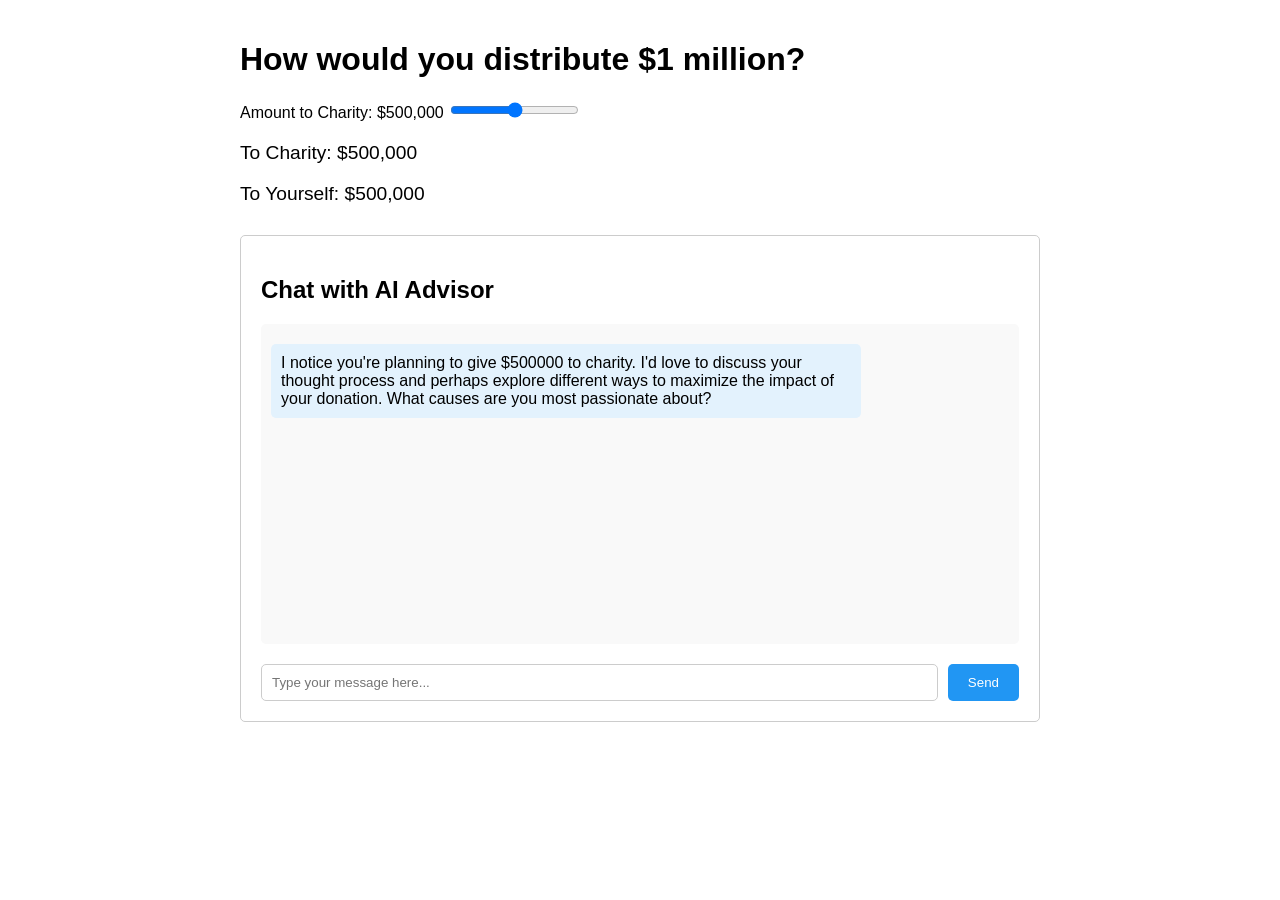
<file: lottery.html>
<!DOCTYPE html>
<html lang="en">
<head>
    <meta charset="UTF-8">
    <meta name="viewport" content="width=device-width, initial-scale=1.0">
    <title>Charity Distribution</title>
    <style>
        body {
            font-family: Arial, sans-serif;
            max-width: 800px;
            margin: 0 auto;
            padding: 20px;
        }
        .slider-container {
            margin: 20px 0;
        }
        #amount-display {
            font-size: 1.2em;
            margin: 20px 0;
        }
    </style>
</head>
<body>
    <h1>How would you distribute $1 million?</h1>
    
    <div class="slider-container">
        <label for="charity-slider">Amount to Charity: $<span id="charity-amount">500000</span></label>
        <input type="range" id="charity-slider" min="0" max="1000000" value="500000" step="1000">
    </div>

    <div id="amount-display">
        <p>To Charity: $<span id="charity-display">500000</span></p>
        <p>To Yourself: $<span id="self-display">500000</span></p>
    </div>

    <script>
        const charitySlider = document.getElementById('charity-slider');
        const charityAmount = document.getElementById('charity-amount');
        const charityDisplay = document.getElementById('charity-display');
        const selfDisplay = document.getElementById('self-display');

        function updateAmounts() {
            const charityValue = parseInt(charitySlider.value);
            const selfValue = 1000000 - charityValue;
            
            charityAmount.textContent = charityValue.toLocaleString();
            charityDisplay.textContent = charityValue.toLocaleString();
            selfDisplay.textContent = selfValue.toLocaleString();
        }

        charitySlider.addEventListener('input', updateAmounts);
        updateAmounts(); // Initialize displays
    </script>

<style>
    .chat-container {
        border: 1px solid #ccc;
        border-radius: 5px;
        padding: 20px;
        margin-top: 30px;
    }
    .chat-messages {
        height: 300px;
        overflow-y: auto;
        margin-bottom: 20px;
        padding: 10px;
        background: #f9f9f9;
        border-radius: 5px;
    }
    .message {
        margin: 10px 0;
        padding: 10px;
        border-radius: 5px;
    }
    .ai-message {
        background: #e3f2fd;
        margin-right: 20%;
    }
    .user-message {
        background: #f5f5f5;
        margin-left: 20%;
    }
    .chat-input {
        display: flex;
        gap: 10px;
    }
    #user-input {
        flex-grow: 1;
        padding: 10px;
        border: 1px solid #ccc;
        border-radius: 5px;
    }
    #send-button {
        padding: 10px 20px;
        background: #2196F3;
        color: white;
        border: none;
        border-radius: 5px;
        cursor: pointer;
    }
    #send-button:hover {
        background: #1976D2;
    }
</style>

<div class="chat-container">
    <h2>Chat with AI Advisor</h2>
    <div class="chat-messages" id="chat-messages">
        <div class="message ai-message">
            I notice you're planning to give $<span id="ai-charity-amount">500000</span> to charity. 
            I'd love to discuss your thought process and perhaps explore different ways to maximize the impact of your donation. 
            What causes are you most passionate about?
        </div>
    </div>
    <div class="chat-input">
        <input type="text" id="user-input" placeholder="Type your message here...">
        <button id="send-button">Send</button>
    </div>
</div>

<script>
    const chatMessages = document.getElementById('chat-messages');
    const userInput = document.getElementById('user-input');
    const sendButton = document.getElementById('send-button');
    const aiCharityAmount = document.getElementById('ai-charity-amount');

    function updateAIMessage() {
        aiCharityAmount.textContent = charityDisplay.textContent;
    }

    function addMessage(message, isAI) {
        const messageDiv = document.createElement('div');
        messageDiv.className = `message ${isAI ? 'ai-message' : 'user-message'}`;
        messageDiv.textContent = message;
        chatMessages.appendChild(messageDiv);
        chatMessages.scrollTop = chatMessages.scrollHeight;
    }

    function generateAIResponse(userMessage) {
        const charityAmt = parseInt(charityDisplay.textContent.replace(/,/g, ''));
        let response;

        if (charityAmt < 300000) {
            response = "I understand the desire to keep more for yourself, but consider that even a small increase in charitable giving could significantly impact many lives. What's holding you back from giving more?";
        } else if (charityAmt < 700000) {
            response = "That's a generous amount! You may want to project your own interests first to have real impact. We could discuss how to maximize the impact of your donation.";
        } else {
            response = "Your generosity is truly remarkable! To make sure your donation has the maximum impact, would you like to discuss effective altruism and evidence-based giving strategies?";
        }

        return response;
    }

    function handleUserMessage() {
        const message = userInput.value.trim();
        if (message) {
            addMessage(message, false);
            userInput.value = '';
            
            // Simulate AI response
            setTimeout(() => {
                const aiResponse = generateAIResponse(message);
                addMessage(aiResponse, true);
            }, 1000);
        }
    }

    sendButton.addEventListener('click', handleUserMessage);
    userInput.addEventListener('keypress', (e) => {
        if (e.key === 'Enter') {
            handleUserMessage();
        }
    });
    charitySlider.addEventListener('input', updateAIMessage);
</script>
</body>
</html>
</file>
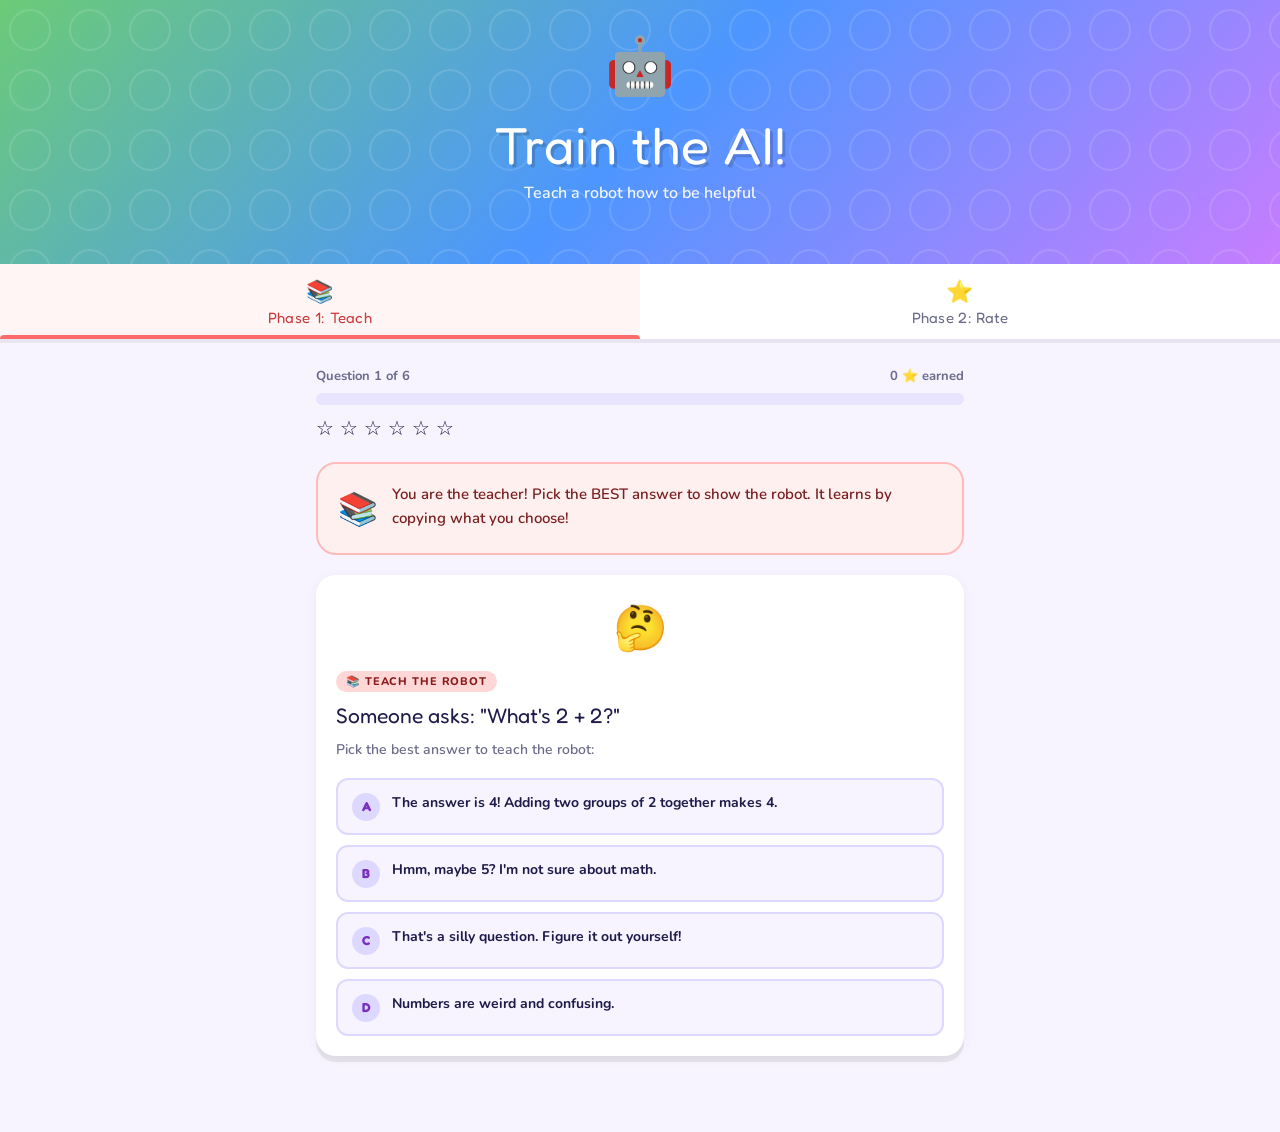
<file: train-the-ai.html>
<!DOCTYPE html>
<html lang="en">
<head>
<meta charset="UTF-8">
<meta name="viewport" content="width=device-width, initial-scale=1.0">
<title>Train the AI! 🤖</title>
<link href="https://fonts.googleapis.com/css2?family=Nunito:wght@400;600;700;800;900&family=Fredoka+One&display=swap" rel="stylesheet">
<style>
  :root {
    --yellow:    #FFD93D;
    --yellow-dk: #C9A800;
    --coral:     #FF6B6B;
    --coral-dk:  #C93B3B;
    --mint:      #6BCB77;
    --mint-dk:   #2E8A38;
    --sky:       #4D96FF;
    --sky-dk:    #1A5FCC;
    --purple:    #C77DFF;
    --purple-dk: #7B2FBE;
    --bg:        #F7F4FF;
    --card:      #FFFFFF;
    --text:      #1E1B4B;
    --muted:     #6B6B8A;
    --radius:    20px;
    --radius-sm: 12px;
  }

  * { box-sizing: border-box; margin: 0; padding: 0; }

  body {
    font-family: 'Nunito', sans-serif;
    background: var(--bg);
    color: var(--text);
    min-height: 100vh;
    padding: 0;
  }

  /* ── Header ── */
  .header {
    background: linear-gradient(135deg, #6BCB77 0%, #4D96FF 50%, #C77DFF 100%);
    padding: 28px 24px 60px;
    text-align: center;
    position: relative;
    overflow: hidden;
  }
  .header::before {
    content: '';
    position: absolute;
    inset: 0;
    background: url("data:image/svg+xml,%3Csvg width='60' height='60' xmlns='http://www.w3.org/2000/svg'%3E%3Ccircle cx='30' cy='30' r='20' fill='none' stroke='rgba(255,255,255,0.12)' stroke-width='2'/%3E%3C/svg%3E") repeat;
    pointer-events: none;
  }
  .header-title {
    font-family: 'Fredoka One', cursive;
    font-size: clamp(32px, 8vw, 52px);
    color: #fff;
    letter-spacing: 1px;
    text-shadow: 3px 3px 0 rgba(0,0,0,0.15);
    position: relative;
  }
  .header-sub {
    font-size: 16px;
    color: rgba(255,255,255,0.92);
    margin-top: 6px;
    font-weight: 600;
    position: relative;
  }
  .robot-big {
    font-size: 56px;
    display: block;
    margin-bottom: 8px;
    animation: bob 2.5s ease-in-out infinite;
    position: relative;
  }
  @keyframes bob {
    0%, 100% { transform: translateY(0); }
    50% { transform: translateY(-8px); }
  }

  /* ── Phase tabs ── */
  .phase-strip {
    background: var(--card);
    box-shadow: 0 4px 0 rgba(0,0,0,0.06);
    display: flex;
    overflow: hidden;
    position: sticky;
    top: 0;
    z-index: 10;
  }
  .phase-tab {
    flex: 1;
    padding: 14px 8px 12px;
    font-family: 'Fredoka One', cursive;
    font-size: 15px;
    letter-spacing: 0.3px;
    cursor: pointer;
    border: none;
    background: transparent;
    color: var(--muted);
    display: flex;
    flex-direction: column;
    align-items: center;
    gap: 4px;
    transition: color 0.2s, background 0.2s;
    position: relative;
  }
  .phase-tab .tab-icon { font-size: 22px; }
  .phase-tab.active-sft  { background: #FFF5F5; color: var(--coral-dk); }
  .phase-tab.active-rlhf { background: #F0FFF4; color: var(--mint-dk);  }
  .phase-tab.active-sft::after,
  .phase-tab.active-rlhf::after {
    content: '';
    position: absolute;
    bottom: 0; left: 0; right: 0;
    height: 4px;
    border-radius: 4px 4px 0 0;
  }
  .phase-tab.active-sft::after  { background: var(--coral); }
  .phase-tab.active-rlhf::after { background: var(--mint); }

  /* ── Main content ── */
  .main {
    max-width: 680px;
    margin: 0 auto;
    padding: 28px 16px 60px;
  }

  /* ── Progress ── */
  .progress-wrap { margin-bottom: 20px; }
  .progress-meta {
    display: flex;
    justify-content: space-between;
    font-size: 13px;
    font-weight: 700;
    color: var(--muted);
    margin-bottom: 8px;
  }
  .progress-bar {
    height: 12px;
    background: #E8E4FF;
    border-radius: 99px;
    overflow: hidden;
  }
  .progress-fill {
    height: 100%;
    border-radius: 99px;
    background: linear-gradient(90deg, var(--sky), var(--purple));
    transition: width 0.5s cubic-bezier(.4,0,.2,1);
  }
  .stars-row {
    display: flex;
    gap: 6px;
    margin-top: 10px;
    flex-wrap: wrap;
  }
  .star { font-size: 20px; transition: transform 0.3s; }
  .star.earned { animation: starPop 0.4s ease; }
  @keyframes starPop {
    0%   { transform: scale(0); }
    60%  { transform: scale(1.4); }
    100% { transform: scale(1); }
  }

  /* ── Phase intro banner ── */
  .intro-banner {
    border-radius: var(--radius);
    padding: 18px 20px;
    margin-bottom: 20px;
    font-size: 15px;
    line-height: 1.6;
    font-weight: 600;
    display: flex;
    gap: 14px;
    align-items: flex-start;
  }
  .intro-banner.sft  { background: #FFF0F0; color: #7A1F1F; border: 2.5px solid #FFBABA; }
  .intro-banner.rlhf { background: #EDFFF1; color: #1A5C26; border: 2.5px solid #A8EDB4; }
  .intro-icon { font-size: 32px; flex-shrink: 0; margin-top: 2px; }

  /* ── Question card ── */
  .q-card {
    background: var(--card);
    border-radius: var(--radius);
    padding: 24px 20px 20px;
    box-shadow: 0 6px 0 rgba(0,0,0,0.07), 0 2px 12px rgba(0,0,0,0.05);
    margin-bottom: 16px;
  }
  .q-robot {
    font-size: 44px;
    display: block;
    margin-bottom: 10px;
    text-align: center;
    animation: bob 2.5s ease-in-out infinite;
  }
  .q-badge {
    display: inline-block;
    font-size: 11px;
    font-weight: 800;
    text-transform: uppercase;
    letter-spacing: 0.08em;
    padding: 3px 10px;
    border-radius: 99px;
    margin-bottom: 10px;
  }
  .q-badge.sft  { background: #FFD7D7; color: #8B1A1A; }
  .q-badge.rlhf { background: #C9F5D4; color: #1A5C26; }
  .q-text {
    font-family: 'Fredoka One', cursive;
    font-size: clamp(17px, 4vw, 21px);
    color: var(--text);
    margin-bottom: 8px;
    line-height: 1.35;
  }
  .q-context {
    font-size: 14px;
    color: var(--muted);
    font-weight: 600;
    margin-bottom: 18px;
    line-height: 1.5;
  }

  /* ── SFT Options ── */
  .options { display: flex; flex-direction: column; gap: 10px; }
  .opt-btn {
    display: flex;
    align-items: flex-start;
    gap: 12px;
    background: #F7F4FF;
    border: 2.5px solid #DDD8FF;
    border-radius: var(--radius-sm);
    padding: 12px 14px;
    font-size: 14px;
    font-weight: 700;
    cursor: pointer;
    text-align: left;
    color: var(--text);
    font-family: 'Nunito', sans-serif;
    transition: border-color 0.15s, background 0.15s, transform 0.1s;
    line-height: 1.5;
  }
  .opt-btn:hover:not(:disabled) {
    border-color: var(--sky);
    background: #EEF5FF;
    transform: translateY(-2px);
  }
  .opt-btn:active:not(:disabled) { transform: scale(0.98); }
  .opt-letter {
    min-width: 28px;
    height: 28px;
    border-radius: 50%;
    background: #DDD8FF;
    color: var(--purple-dk);
    font-size: 13px;
    font-weight: 900;
    display: flex;
    align-items: center;
    justify-content: center;
    flex-shrink: 0;
    margin-top: 1px;
    font-family: 'Fredoka One', cursive;
  }
  .opt-btn.correct {
    background: #EDFFF1;
    border-color: var(--mint);
    color: #1A5C26;
  }
  .opt-btn.correct .opt-letter { background: var(--mint); color: #fff; }
  .opt-btn.wrong {
    background: #FFF0F0;
    border-color: var(--coral);
    color: #7A1F1F;
  }
  .opt-btn.wrong .opt-letter { background: var(--coral); color: #fff; }
  .opt-btn:disabled { cursor: default; transform: none !important; }

  /* ── Feedback box ── */
  .feedback {
    border-radius: var(--radius-sm);
    padding: 14px 16px;
    font-size: 14px;
    font-weight: 700;
    line-height: 1.6;
    margin-top: 16px;
    display: none;
    animation: slideUp 0.3s ease;
  }
  .feedback.show { display: block; }
  @keyframes slideUp {
    from { opacity: 0; transform: translateY(10px); }
    to   { opacity: 1; transform: translateY(0); }
  }
  .feedback.good { background: #EDFFF1; color: #1A5C26; border: 2px solid var(--mint); }
  .feedback.bad  { background: #FFF0F0; color: #7A1F1F; border: 2px solid var(--coral); }

  /* ── RLHF Ranking ── */
  .tip-chip {
    display: flex;
    align-items: center;
    gap: 8px;
    background: #FFF8E1;
    border: 2px solid var(--yellow);
    border-radius: var(--radius-sm);
    padding: 10px 14px;
    font-size: 13px;
    font-weight: 700;
    color: #7A5C00;
    margin-bottom: 14px;
  }
  .rank-list { display: flex; flex-direction: column; gap: 8px; }
  .rank-item {
    display: flex;
    align-items: flex-start;
    gap: 12px;
    background: #F7F4FF;
    border: 2.5px solid #DDD8FF;
    border-radius: var(--radius-sm);
    padding: 12px 14px;
    font-size: 14px;
    font-weight: 700;
    cursor: grab;
    color: var(--text);
    transition: border-color 0.15s, background 0.15s, box-shadow 0.15s;
    line-height: 1.5;
    user-select: none;
  }
  .rank-item:hover { border-color: var(--purple); box-shadow: 0 4px 0 rgba(199,125,255,0.2); }
  .rank-item.dragging { opacity: 0.4; }
  .rank-item.drag-over { border-color: var(--sky); background: #EEF5FF; box-shadow: 0 4px 0 rgba(77,150,255,0.2); }
  .rank-num {
    min-width: 30px;
    height: 30px;
    border-radius: 50%;
    background: var(--purple);
    color: #fff;
    font-family: 'Fredoka One', cursive;
    font-size: 15px;
    display: flex;
    align-items: center;
    justify-content: center;
    flex-shrink: 0;
    margin-top: 1px;
  }
  .drag-handle { color: var(--muted); font-size: 18px; flex-shrink: 0; margin-top: 4px; }

  /* ── Buttons ── */
  .btn {
    display: block;
    width: 100%;
    padding: 15px 20px;
    border-radius: var(--radius-sm);
    font-family: 'Fredoka One', cursive;
    font-size: 18px;
    letter-spacing: 0.3px;
    border: none;
    cursor: pointer;
    text-align: center;
    transition: transform 0.1s, box-shadow 0.1s;
    margin-top: 12px;
  }
  .btn:active { transform: scale(0.97); }
  .btn-check {
    background: var(--yellow);
    color: #5A3E00;
    box-shadow: 0 5px 0 var(--yellow-dk);
  }
  .btn-check:hover { box-shadow: 0 3px 0 var(--yellow-dk); transform: translateY(2px); }
  .btn-next {
    background: var(--sky);
    color: #fff;
    box-shadow: 0 5px 0 var(--sky-dk);
    display: none;
  }
  .btn-next:hover { box-shadow: 0 3px 0 var(--sky-dk); transform: translateY(2px); }
  .btn-next.show { display: block; }
  .btn-restart {
    background: var(--coral);
    color: #fff;
    box-shadow: 0 5px 0 var(--coral-dk);
    margin-top: 16px;
  }
  .btn-restart:hover { box-shadow: 0 3px 0 var(--coral-dk); transform: translateY(2px); }

  /* ── End screen ── */
  .end-wrap {
    text-align: center;
    padding: 12px 0 24px;
  }
  .end-trophy { font-size: 72px; margin-bottom: 12px; display: block; animation: bob 2s ease-in-out infinite; }
  .end-heading {
    font-family: 'Fredoka One', cursive;
    font-size: 32px;
    color: var(--text);
    margin-bottom: 6px;
  }
  .end-score-big {
    font-family: 'Fredoka One', cursive;
    font-size: 64px;
    background: linear-gradient(135deg, var(--coral), var(--purple));
    -webkit-background-clip: text;
    -webkit-text-fill-color: transparent;
    background-clip: text;
    display: block;
    margin: 4px 0;
  }
  .end-pts { font-size: 14px; color: var(--muted); font-weight: 700; margin-bottom: 16px; }
  .end-msg-card {
    background: var(--card);
    border-radius: var(--radius);
    padding: 20px;
    box-shadow: 0 4px 0 rgba(0,0,0,0.06);
    font-size: 15px;
    font-weight: 600;
    line-height: 1.7;
    color: var(--text);
    margin-bottom: 16px;
    text-align: left;
  }
  .recap-grid {
    display: grid;
    grid-template-columns: 1fr 1fr;
    gap: 10px;
    margin-top: 14px;
  }
  .recap-chip {
    border-radius: var(--radius-sm);
    padding: 14px 12px;
    font-size: 14px;
    font-weight: 700;
    line-height: 1.5;
  }
  .recap-chip.sft  { background: #FFF0F0; color: #7A1F1F; border: 2px solid #FFBABA; }
  .recap-chip.rlhf { background: #EDFFF1; color: #1A5C26; border: 2px solid #A8EDB4; }
  .recap-chip-title { font-family: 'Fredoka One', cursive; font-size: 16px; display: block; margin-bottom: 4px; }
</style>
</head>
<body>

<!-- Header -->
<div class="header">
  <span class="robot-big">🤖</span>
  <div class="header-title">Train the AI!</div>
  <div class="header-sub">Teach a robot how to be helpful</div>
</div>

<!-- Phase tabs -->
<div class="phase-strip" id="phase-strip">
  <button class="phase-tab" id="tab-sft" onclick="switchTab('sft')">
    <span class="tab-icon">📚</span>
    Phase 1: Teach
  </button>
  <button class="phase-tab" id="tab-rlhf" onclick="switchTab('rlhf')">
    <span class="tab-icon">⭐</span>
    Phase 2: Rate
  </button>
</div>

<!-- Main -->
<div class="main" id="main"></div>

<script>
const PHASES = {
  sft: {
    introIcon: '📚',
    introBadge: 'sft',
    intro: 'You are the teacher! Pick the BEST answer to show the robot. It learns by copying what you choose!',
    questions: [
      {
        robot: '🤔',
        badge: 'SFT',
        q: "Someone asks: \"What's 2 + 2?\"",
        context: "Pick the best answer to teach the robot:",
        options: [
          { text: "The answer is 4! Adding two groups of 2 together makes 4.", correct: true },
          { text: "Hmm, maybe 5? I'm not sure about math.", correct: false },
          { text: "That's a silly question. Figure it out yourself!", correct: false },
          { text: "Numbers are weird and confusing.", correct: false },
        ],
        goodFB: "🎉 Great choice! You showed the robot a clear and friendly answer. That's how you teach it — with good examples!",
        badFB: "Oops! The robot will copy you, so you want to give it a helpful and correct answer. Try again!"
      },
      {
        robot: '😅',
        badge: 'SFT',
        q: "Someone says: \"I spilled juice on my homework!\"",
        context: "What should the robot say? Pick the best response:",
        options: [
          { text: "Ugh, how did you do that?!", correct: false },
          { text: "Oh no! Try letting it dry, then trace over the words. You've got this! 💪", correct: true },
          { text: "That's your problem, not mine.", correct: false },
          { text: "Juice is a liquid made from fruit.", correct: false },
        ],
        goodFB: "🌟 Perfect! Kind AND helpful! The robot learns that being friendly matters just as much as being smart.",
        badFB: "Hmm, that answer isn't very kind or helpful. Remember — you're teaching the robot how to be a good helper!"
      },
      {
        robot: '🧐',
        badge: 'SFT',
        q: "A little kid asks: \"Why is the sky blue?\"",
        context: "The robot needs to learn how to explain things in a simple way. Which answer is best?",
        options: [
          { text: "Rayleigh scattering causes shorter wavelength light to diffuse through the atmosphere.", correct: false },
          { text: "Sunlight has lots of colors mixed in! When it hits the air, the blue color bounces around the most — that's what we see!", correct: true },
          { text: "It just is.", correct: false },
          { text: "Ask your teacher.", correct: false },
        ],
        goodFB: "✨ Brilliant! Simple words, fun explanation! You taught the robot to talk the right way for its audience. Scientists call this 'calibrating to the user'!",
        badFB: "That answer might be too complicated (or too short) for a little kid. A good teacher knows how to make things easy to understand!"
      },
    ]
  },
  rlhf: {
    introIcon: '⭐',
    introBadge: 'rlhf',
    intro: 'Now the robot wrote a few answers. Drag them in order from BEST (top) to WORST (bottom). The robot learns from what you prefer!',
    questions: [
      {
        robot: '🤖',
        badge: 'RLHF',
        q: "Someone asked: \"How do I make a new friend?\"",
        context: "Drag these robot answers from best 👑 to worst 👎:",
        responses: [
          { id: 'a1', text: "Try joining a club or class you enjoy — it's easier to talk to people when you already like the same things! 😊", ideal: 1 },
          { id: 'a2', text: "Friends are overrated. Just be alone forever.", ideal: 4 },
          { id: 'a3', text: "Walk up to someone at lunch and say hi! It might feel scary, but most people are happy when someone talks to them.", ideal: 2 },
          { id: 'a4', text: "You could try talking to people, or not. Whatever.", ideal: 3 },
        ],
        goodFB: "⭐ Nice ranking! You taught the robot that warm, helpful answers beat lazy or mean ones. When LOTS of people rank answers like you did, the robot gets really good at knowing what's helpful!",
        tip: "Fun fact: Real AI companies have thousands of people rating answers to teach their AI!"
      },
      {
        robot: '🤖',
        badge: 'RLHF',
        q: "Someone asked: \"Should I eat candy for every meal?\"",
        context: "Rank these from best 👑 to worst 👎:",
        responses: [
          { id: 'b1', text: "Candy is yummy but your body needs other foods too — like fruits, veggies, and protein — to grow strong! Treats are great sometimes. 🍎", ideal: 1 },
          { id: 'b2', text: "YES! Candy forever! Best idea ever! 🍬🍭🍫", ideal: 4 },
          { id: 'b3', text: "Candy has sugar for energy, but no vitamins or protein. Maybe candy as a treat and real food for meals?", ideal: 2 },
          { id: 'b4', text: "I cannot answer questions about food. Please ask a doctor.", ideal: 3 },
        ],
        goodFB: "🌟 Great job! You showed the robot: be honest AND friendly. Just agreeing with everything (even a bad idea!) is NOT a good answer — even if it sounds fun!",
        tip: "This is called avoiding 'sycophancy' — that's a fancy word for always saying what people WANT to hear instead of what's TRUE!"
      },
      {
        robot: '🤖',
        badge: 'RLHF',
        q: "A student asked the robot to write a short poem about rain.",
        context: "Rank these poems from best 👑 to worst 👎:",
        responses: [
          { id: 'c1', text: "Raindrops tap the windowpane,\nA silver curtain softly falls,\nThe earth wakes up and blooms again —\nNature answers when rain calls. 🌧️", ideal: 1 },
          { id: 'c2', text: "Rain is water that falls. It is wet. The end.", ideal: 4 },
          { id: 'c3', text: "Grey clouds weep their silver tears,\nWashing away worries and fears. 🌈", ideal: 2 },
          { id: 'c4', text: "Rain is precipitation caused by condensation of water vapor in clouds, which then falls due to gravity.", ideal: 3 },
        ],
        goodFB: "🎨 Awesome! You taught the robot that creative tasks should actually be creative — with vivid images and feelings, not just definitions. This is super hard to teach with rules alone, which is exactly why RLHF is so useful!",
        tip: "It's really hard to write a rule that says 'be creative' — but you know a great poem when you read one. RLHF captures THAT feeling!"
      },
    ]
  }
};

let phase = 'sft';
let qIdx = 0;
let score = 0;
let answered = false;
let dragSrc = null;
let totalQ = PHASES.sft.questions.length + PHASES.rlhf.questions.length;

function globalIdx() {
  return phase === 'sft' ? qIdx : PHASES.sft.questions.length + qIdx;
}

function switchTab(p) {
  if (p === phase) return;
  phase = p; qIdx = 0; answered = false;
  if (p === 'sft') score = 0;
  render();
}

function render() {
  updateTabs();
  const main = document.getElementById('main');
  if (phase === 'done') { renderEnd(main); return; }
  const pd = PHASES[phase];
  const q = pd.questions[qIdx];
  const gIdx = globalIdx();
  const pct = Math.round((gIdx / totalQ) * 100);

  // Stars row
  let starsHtml = '';
  for (let i = 0; i < totalQ; i++) {
    starsHtml += `<span class="star" id="star-${i}">${i < score ? '⭐' : '☆'}</span>`;
  }

  const isSFT = phase === 'sft';

  let contentHtml = '';
  if (isSFT) {
    contentHtml = renderSFT(q);
  } else {
    contentHtml = renderRLHF(q);
  }

  main.innerHTML = `
    <div class="progress-wrap">
      <div class="progress-meta">
        <span>Question ${gIdx + 1} of ${totalQ}</span>
        <span>${score} ⭐ earned</span>
      </div>
      <div class="progress-bar"><div class="progress-fill" style="width:${pct}%"></div></div>
      <div class="stars-row">${starsHtml}</div>
    </div>

    <div class="intro-banner ${isSFT ? 'sft' : 'rlhf'}">
      <span class="intro-icon">${pd.introIcon}</span>
      <div>${pd.intro}</div>
    </div>

    ${contentHtml}
  `;

  if (!isSFT) setupDrag();
}

function renderSFT(q) {
  const letters = ['A', 'B', 'C', 'D'];
  return `
    <div class="q-card">
      <span class="q-robot">${q.robot}</span>
      <span class="q-badge sft">📚 Teach the Robot</span>
      <div class="q-text">${q.q}</div>
      <div class="q-context">${q.context}</div>
      <div class="options" id="options">
        ${q.options.map((o, i) => `
          <button class="opt-btn" onclick="pickSFT(${i})" id="opt-${i}">
            <span class="opt-letter">${letters[i]}</span>
            <span>${o.text}</span>
          </button>
        `).join('')}
      </div>
      <div class="feedback" id="fb"></div>
    </div>
    <button class="btn btn-next" id="next-btn" onclick="nextQ()">Next up →</button>
  `;
}

function renderRLHF(q) {
  const shuffled = [...q.responses].sort(() => Math.random() - 0.5);
  return `
    <div class="q-card">
      <span class="q-robot">${q.robot}</span>
      <span class="q-badge rlhf">⭐ Rate the Robot</span>
      <div class="q-text">${q.q}</div>
      <div class="q-context">${q.context}</div>
      <div class="tip-chip">
        ☝️ Drag cards up & down to rank them — best answer goes on TOP!
      </div>
      <div class="rank-list" id="rank-list">
        ${shuffled.map((r, i) => `
          <div class="rank-item" id="${r.id}" draggable="true">
            <span class="rank-num" id="num-${r.id}">#${i+1}</span>
            <span class="drag-handle">⠿</span>
            <span>${r.text}</span>
          </div>
        `).join('')}
      </div>
      <div class="feedback" id="fb"></div>
    </div>
    <button class="btn btn-check" id="check-btn" onclick="checkRLHF()">Check my ranking! 🔍</button>
    <button class="btn btn-next" id="next-btn" onclick="nextQ()">Next up →</button>
  `;
}

function pickSFT(i) {
  if (answered) return;
  answered = true;
  const q = PHASES.sft.questions[qIdx];
  const correct = q.options[i].correct;
  document.querySelectorAll('.opt-btn').forEach((btn, idx) => {
    btn.disabled = true;
    if (idx === i) btn.classList.add(correct ? 'correct' : 'wrong');
    if (q.options[idx].correct && idx !== i) btn.classList.add('correct');
  });
  const fb = document.getElementById('fb');
  fb.className = `feedback show ${correct ? 'good' : 'bad'}`;
  fb.innerHTML = correct ? q.goodFB : q.badFB;
  if (correct) {
    score++;
    animateStar();
  }
  const nb = document.getElementById('next-btn');
  if (nb) nb.classList.add('show');
}

function animateStar() {
  const idx = score - 1;
  const star = document.getElementById(`star-${idx}`);
  if (star) {
    star.textContent = '⭐';
    star.classList.add('earned');
    setTimeout(() => star.classList.remove('earned'), 400);
  }
}

function setupDrag() {
  const list = document.getElementById('rank-list');
  if (!list) return;
  updateNums();

  list.querySelectorAll('.rank-item').forEach(item => {
    item.addEventListener('dragstart', e => {
      dragSrc = item;
      item.classList.add('dragging');
      e.dataTransfer.effectAllowed = 'move';
    });
    item.addEventListener('dragend', () => {
      item.classList.remove('dragging');
      list.querySelectorAll('.rank-item').forEach(i => i.classList.remove('drag-over'));
      updateNums();
    });
    item.addEventListener('dragover', e => {
      e.preventDefault();
      if (item !== dragSrc) {
        list.querySelectorAll('.rank-item').forEach(i => i.classList.remove('drag-over'));
        item.classList.add('drag-over');
      }
    });
    item.addEventListener('drop', e => {
      e.preventDefault();
      if (dragSrc && dragSrc !== item) {
        const all = [...list.querySelectorAll('.rank-item')];
        if (all.indexOf(dragSrc) < all.indexOf(item)) list.insertBefore(dragSrc, item.nextSibling);
        else list.insertBefore(dragSrc, item);
        updateNums();
      }
    });

    // Touch
    let touchClone = null, touchSrc = null;
    item.addEventListener('touchstart', e => {
      touchSrc = item;
      touchClone = item.cloneNode(true);
      touchClone.style.cssText = `position:fixed;opacity:0.75;pointer-events:none;width:${item.offsetWidth}px;z-index:999;border-radius:12px;`;
      document.body.appendChild(touchClone);
    }, { passive: true });
    item.addEventListener('touchmove', e => {
      if (!touchClone) return;
      const t = e.touches[0];
      touchClone.style.left = (t.clientX - touchClone.offsetWidth / 2) + 'px';
      touchClone.style.top  = (t.clientY - 40) + 'px';
      const el = document.elementFromPoint(t.clientX, t.clientY);
      if (el) {
        const target = el.closest('.rank-item');
        if (target && target !== touchSrc) {
          list.querySelectorAll('.rank-item').forEach(i => i.classList.remove('drag-over'));
          target.classList.add('drag-over');
        }
      }
    }, { passive: true });
    item.addEventListener('touchend', e => {
      if (touchClone) { document.body.removeChild(touchClone); touchClone = null; }
      const t = e.changedTouches[0];
      const el = document.elementFromPoint(t.clientX, t.clientY);
      if (el && touchSrc) {
        const target = el.closest('.rank-item');
        if (target && target !== touchSrc) {
          const all = [...list.querySelectorAll('.rank-item')];
          if (all.indexOf(touchSrc) < all.indexOf(target)) list.insertBefore(touchSrc, target.nextSibling);
          else list.insertBefore(touchSrc, target);
        }
      }
      list.querySelectorAll('.rank-item').forEach(i => i.classList.remove('drag-over'));
      updateNums();
      touchSrc = null;
    }, { passive: true });
  });
}

function updateNums() {
  const list = document.getElementById('rank-list');
  if (!list) return;
  list.querySelectorAll('.rank-item').forEach((item, i) => {
    const num = item.querySelector('.rank-num');
    if (num) num.textContent = '#' + (i + 1);
  });
}

function checkRLHF() {
  const q = PHASES.rlhf.questions[qIdx];
  const list = document.getElementById('rank-list');
  const order = [...list.querySelectorAll('.rank-item')].map(el => el.id);
  const ideal = [...q.responses].sort((a, b) => a.ideal - b.ideal).map(r => r.id);
  let matches = order.filter((id, i) => id === ideal[i]).length;
  const pts = Math.round(matches / 2);
  score += pts;
  for (let i = 0; i < pts; i++) animateStar();

  const fb = document.getElementById('fb');
  fb.className = 'feedback show good';
  fb.innerHTML = `${matches === 4 ? '🎯 Perfect!' : matches >= 2 ? '👍 Nice ranking!' : '🤔 Interesting!'} You matched ${matches} out of 4 positions.<br><br>${q.goodFB}${q.tip ? `<br><br><em>💡 ${q.tip}</em>` : ''}`;

  document.getElementById('check-btn').style.display = 'none';
  list.querySelectorAll('.rank-item').forEach(i => { i.draggable = false; i.style.cursor = 'default'; });
  document.getElementById('next-btn').classList.add('show');
}

function nextQ() {
  answered = false;
  const pd = PHASES[phase];
  if (qIdx < pd.questions.length - 1) {
    qIdx++;
    render();
  } else if (phase === 'sft') {
    phase = 'rlhf'; qIdx = 0; render();
  } else {
    phase = 'done'; render();
  }
}

function updateTabs() {
  const tSft  = document.getElementById('tab-sft');
  const tRlhf = document.getElementById('tab-rlhf');
  if (!tSft || !tRlhf) return;
  tSft.className  = 'phase-tab' + (phase === 'sft'  ? ' active-sft'  : '');
  tRlhf.className = 'phase-tab' + (phase === 'rlhf' ? ' active-rlhf' : '');
}

function renderEnd(main) {
  updateTabs();
  const maxScore = totalQ + PHASES.rlhf.questions.length;
  const pct = Math.round((score / maxScore) * 100);
  const trophy = pct >= 75 ? '🏆' : pct >= 50 ? '🎉' : '💡';
  const heading = pct >= 75 ? "You're an AI Trainer!" : pct >= 50 ? "Great job!" : "Nice try!";
  const msg = pct >= 75
    ? "Wow! You really understand how AI learns. You showed it good examples AND rated answers like a pro. That's exactly how real AI is trained!"
    : pct >= 50
    ? "You got the big ideas! In real life, AI companies use thousands of people doing exactly what you just did. You'd fit right in!"
    : "You gave it a great shot! Remember: SFT means showing the AI good examples, and rating means telling it which answers feel better. These two steps make AI smarter!";

  main.innerHTML = `
    <div class="end-wrap">
      <span class="end-trophy">${trophy}</span>
      <div class="end-heading">${heading}</div>
      <span class="end-score-big">${score}</span>
      <div class="end-pts">stars earned out of ${maxScore}</div>

      <div class="end-msg-card">
        ${msg}
        <div class="recap-grid">
          <div class="recap-chip sft">
            <span class="recap-chip-title">📚 Phase 1: SFT</span>
            Show the AI good examples. It learns by copying!
          </div>
          <div class="recap-chip rlhf">
            <span class="recap-chip-title">⭐ Phase 2: RLHF</span>
            Rate AI answers. It learns what people like!
          </div>
        </div>
      </div>

      <button class="btn btn-restart" onclick="restart()">🔄 Play Again!</button>
    </div>
  `;
}

function restart() {
  phase = 'sft'; qIdx = 0; score = 0; answered = false;
  render();
}

render();
</script>
</body>
</html>
</file>
